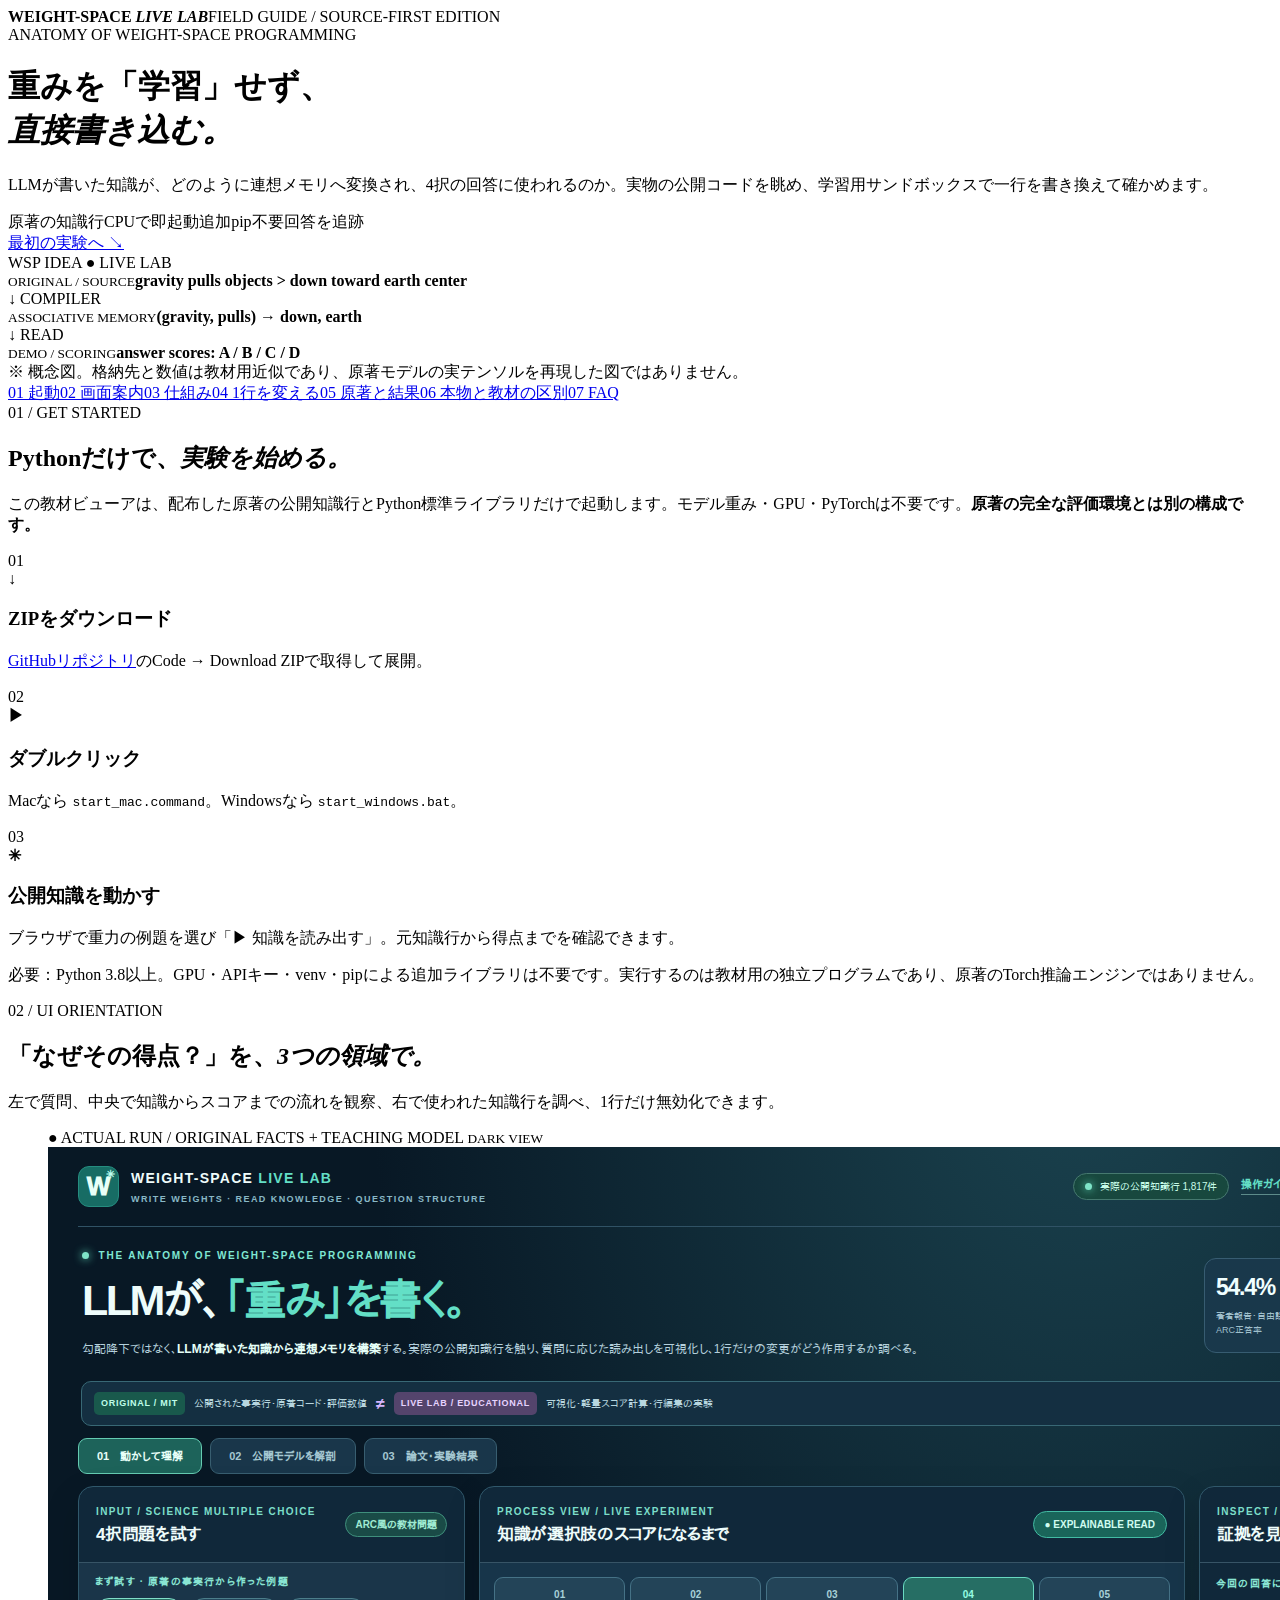
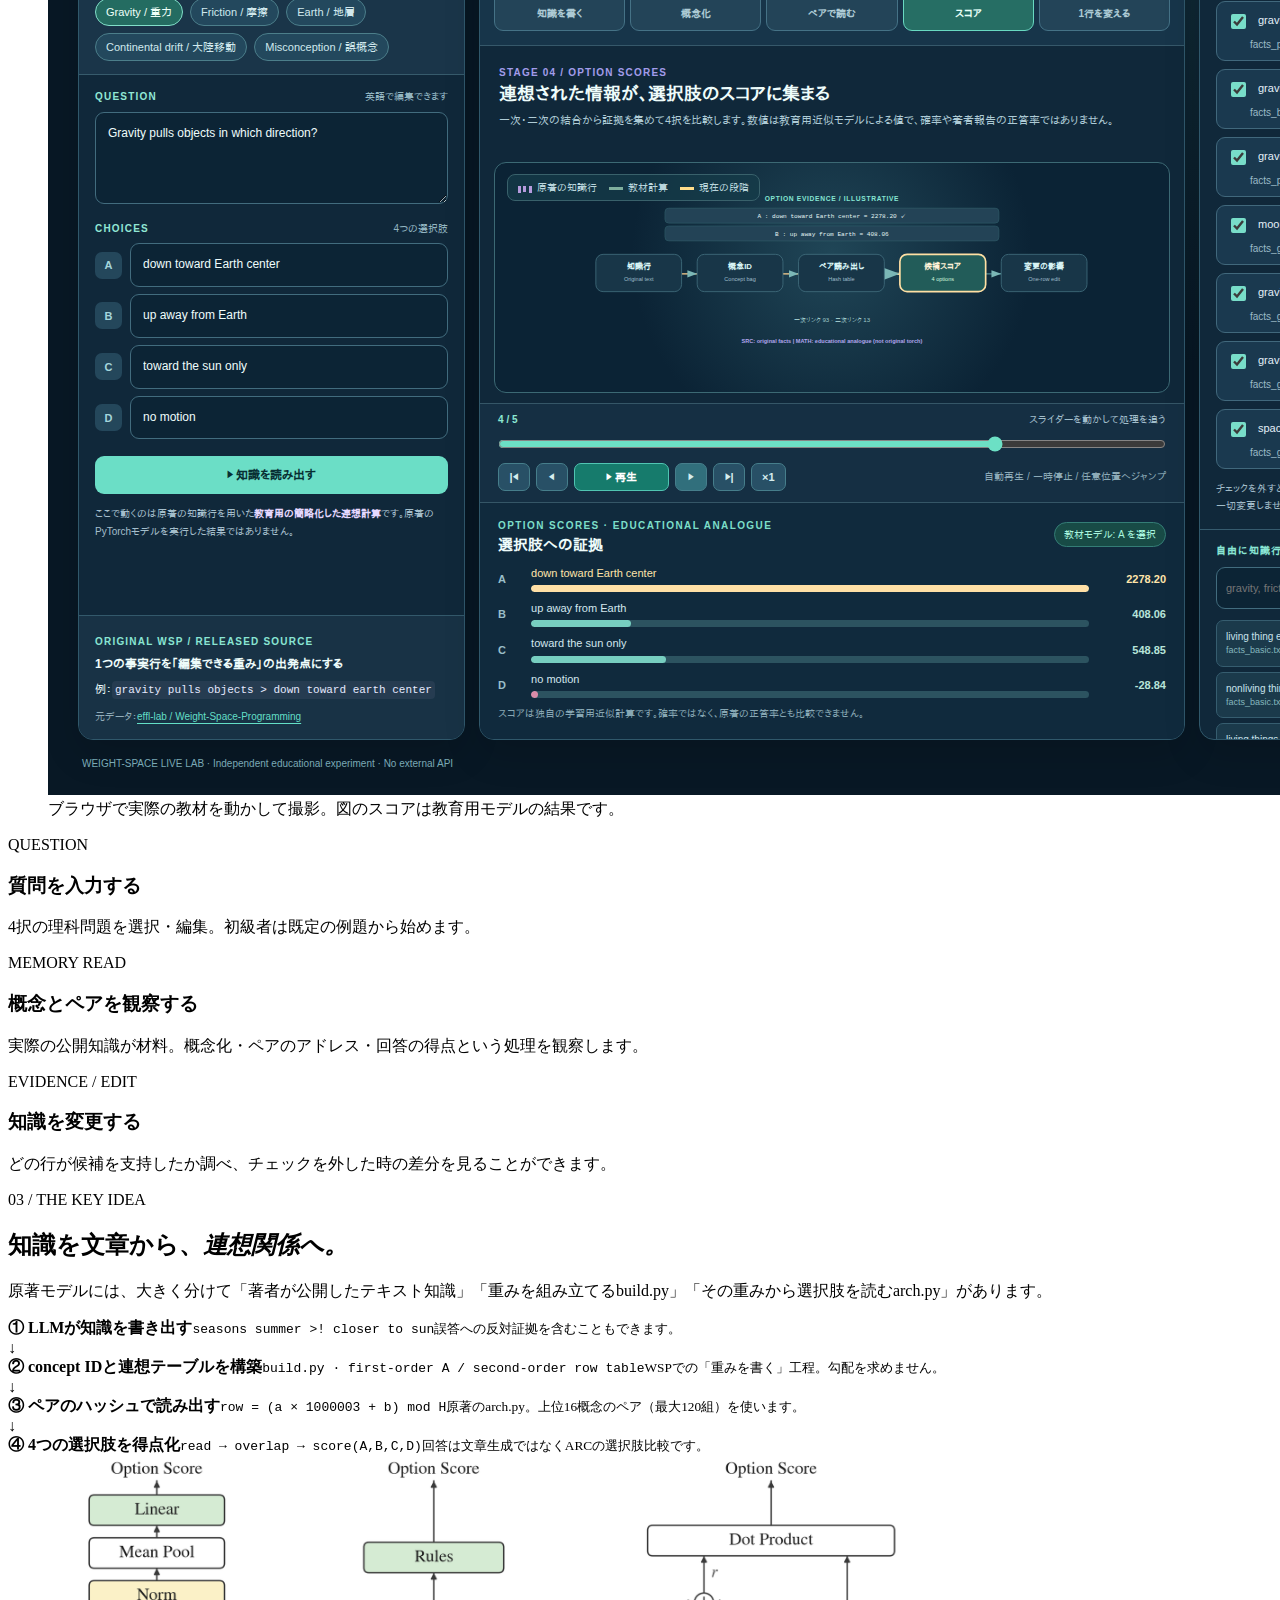
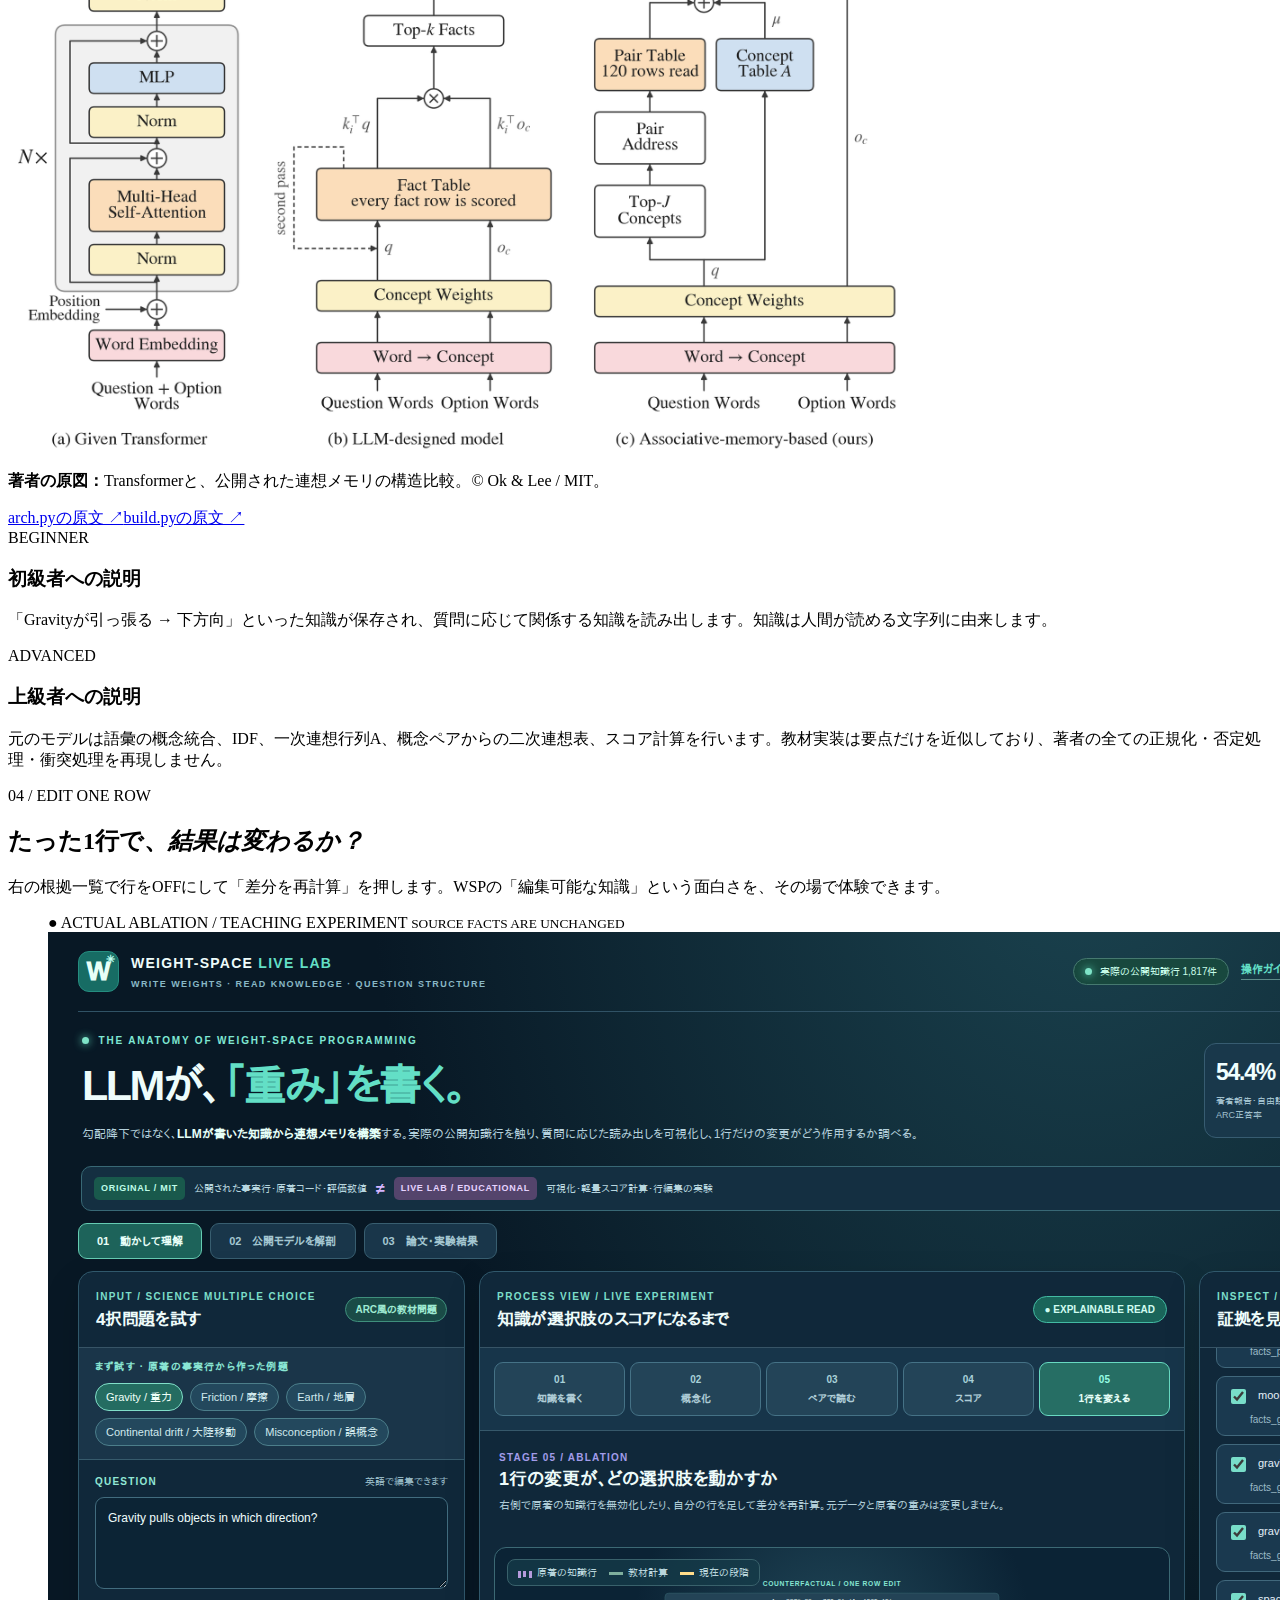
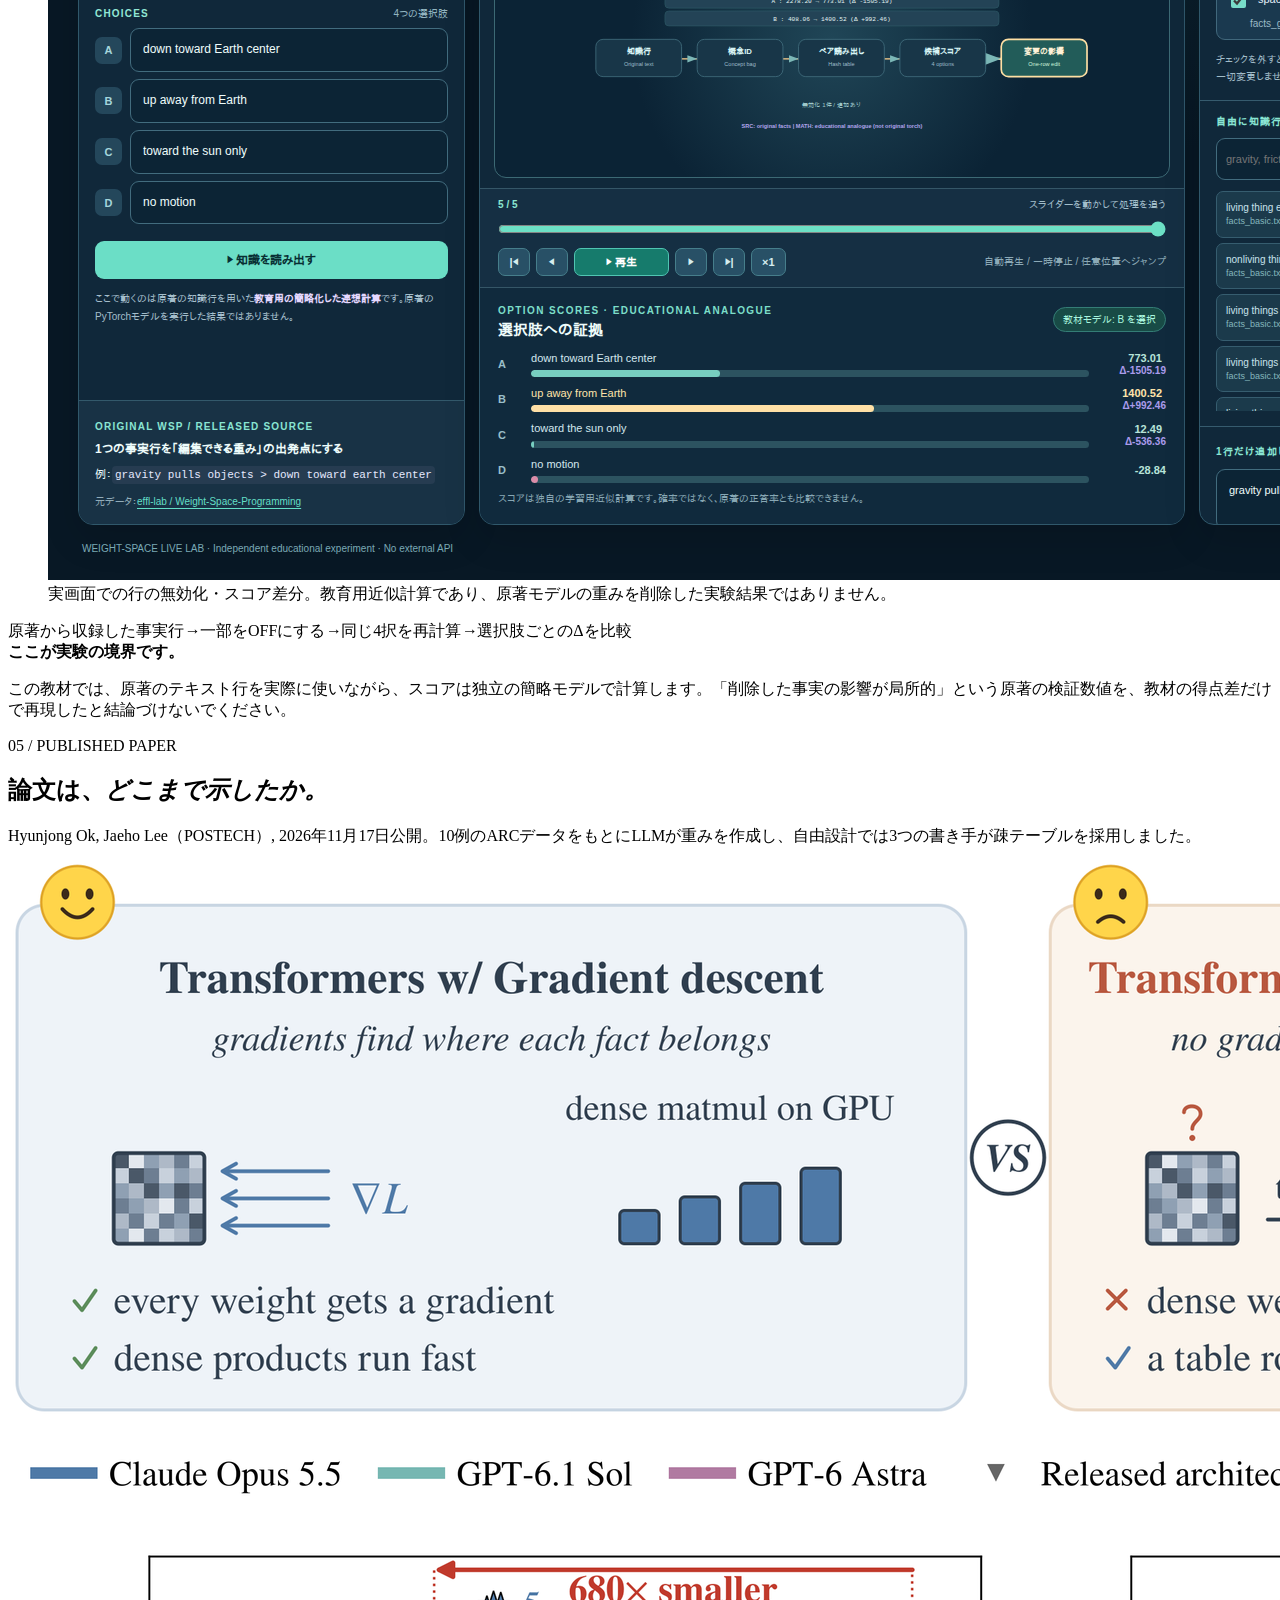
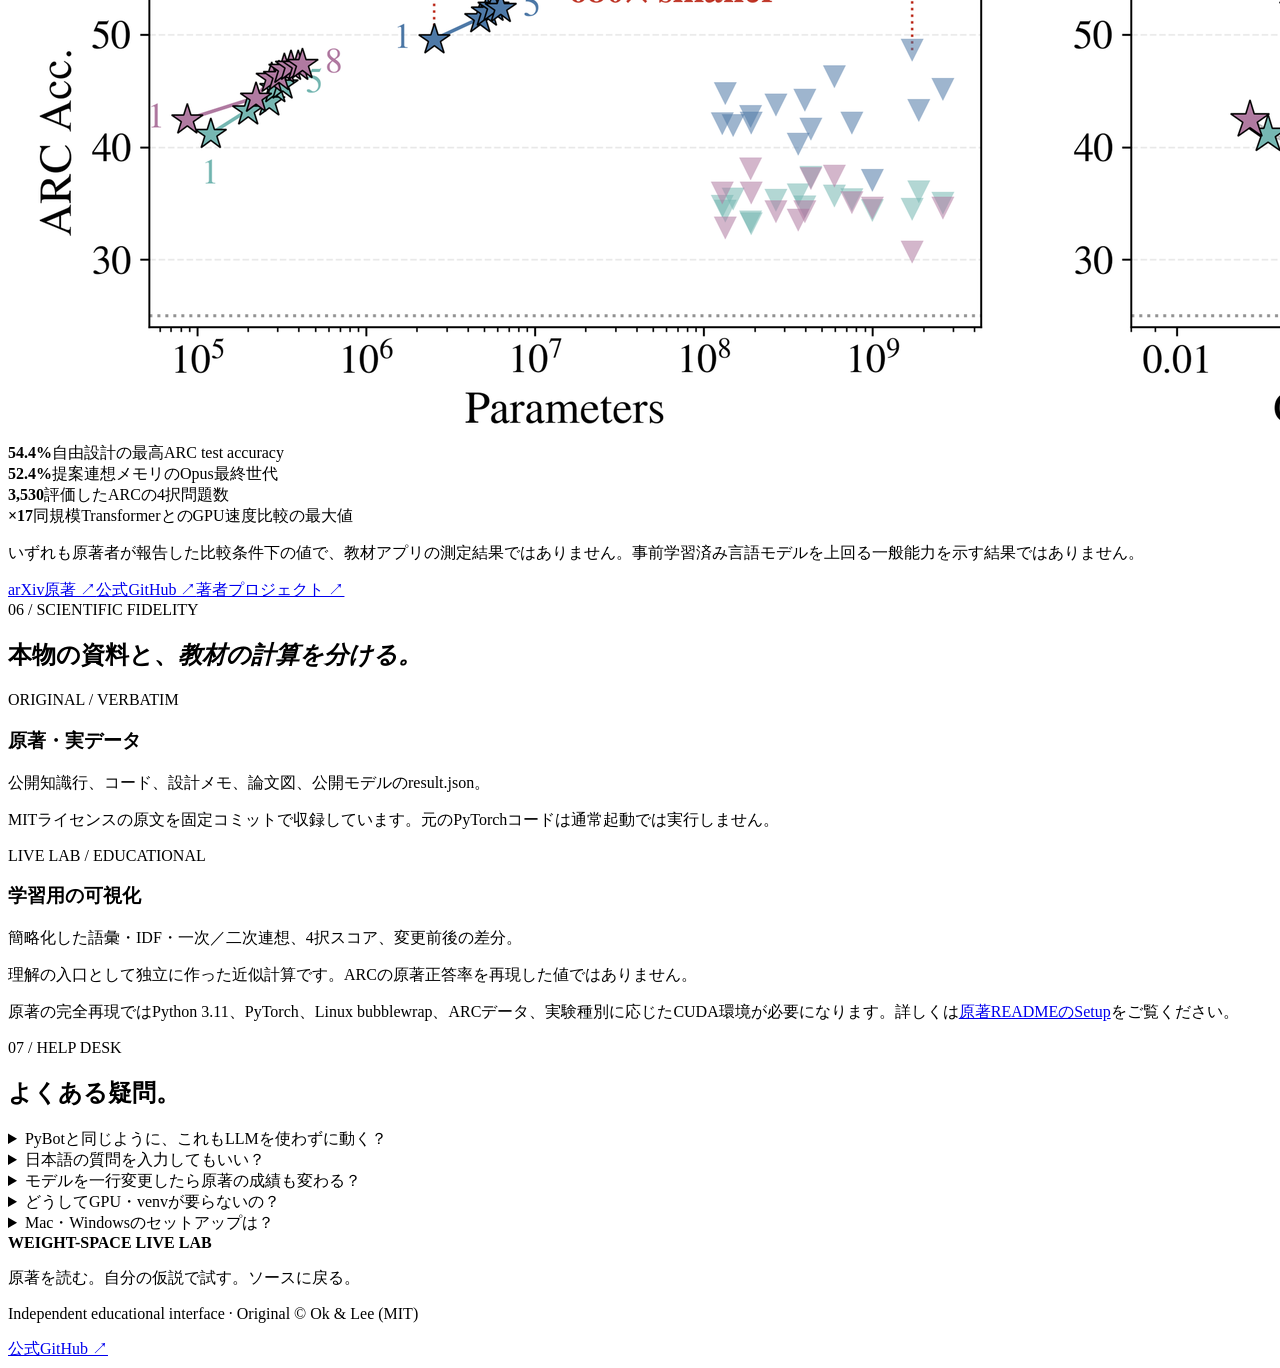
<file: docs/MANUAL.source.html>
<!doctype html>
<html lang="ja">
<head>
<meta charset="utf-8"><meta name="viewport" content="width=device-width,initial-scale=1">
<meta name="color-scheme" content="light">
<title>Weight-Space Live Lab | 図解フィールドガイド</title>
<!--EMBED_STYLES-->
</head>
<body>
<header class="mast">
 <div class="wrap">
  <div class="mast-top"><strong>WEIGHT-SPACE <em>LIVE LAB</em></strong><span>FIELD GUIDE / SOURCE-FIRST EDITION</span></div>
  <div class="hero-grid">
   <div><span class="eyebrow"><i></i> ANATOMY OF WEIGHT-SPACE PROGRAMMING</span>
    <h1>重みを「学習」せず、<br><em>直接書き込む。</em></h1>
    <p>LLMが書いた知識が、どのように連想メモリへ変換され、4択の回答に使われるのか。実物の公開コードを眺め、学習用サンドボックスで一行を書き換えて確かめます。</p>
    <div class="pills"><span>原著の知識行</span><span>CPUで即起動</span><span>追加pip不要</span><span>回答を追跡</span></div>
    <a class="primary" href="#setup">最初の実験へ <span>↘</span></a>
   </div>
   <div class="hero-schematic">
     <div class="schematic-head">WSP IDEA <span>● LIVE LAB</span></div>
     <div class="schematic-body">
       <div class="s-node"><small>ORIGINAL / SOURCE</small><strong>gravity pulls objects &gt; down toward earth center</strong></div>
       <div class="s-arrow">↓ <span>COMPILER</span></div>
       <div class="s-node next"><small>ASSOCIATIVE MEMORY</small><strong>(gravity, pulls) → down, earth</strong></div>
       <div class="s-arrow">↓ <span>READ</span></div>
       <div class="s-node final"><small>DEMO / SCORING</small><strong>answer scores: A / B / C / D</strong></div>
     </div>
     <div class="schematic-note">※ 概念図。格納先と数値は教材用近似であり、原著モデルの実テンソルを再現した図ではありません。</div>
   </div>
  </div>
 </div>
</header>
<nav class="contents"><div class="wrap">
 <a href="#setup">01 起動</a><a href="#overview">02 画面案内</a><a href="#mechanism">03 仕組み</a><a href="#experiment">04 1行を変える</a><a href="#paper">05 原著と結果</a><a href="#truth">06 本物と教材の区別</a><a href="#faq">07 FAQ</a>
</div></nav>
<main class="wrap">
<section id="setup" class="chapter">
 <span class="section-key">01 / GET STARTED</span><h2>Pythonだけで、<em>実験を始める。</em></h2>
 <p class="lead">この教材ビューアは、配布した原著の公開知識行とPython標準ライブラリだけで起動します。モデル重み・GPU・PyTorchは不要です。<strong>原著の完全な評価環境とは別の構成です。</strong></p>
 <div class="steps">
   <div><span>01</span><div class="step-graphic"><b>↓</b></div><h3>ZIPをダウンロード</h3><p><a href="https://github.com/hirasunaryou/Demo-WeightSpaceProgrammingDoesn-tNeedTransformers">GitHubリポジトリ</a>のCode → Download ZIPで取得して展開。</p></div>
   <div><span>02</span><div class="step-graphic"><b>▶</b></div><h3>ダブルクリック</h3><p>Macなら <code>start_mac.command</code>。Windowsなら <code>start_windows.bat</code>。</p></div>
   <div><span>03</span><div class="step-graphic"><b>✳</b></div><h3>公開知識を動かす</h3><p>ブラウザで重力の例題を選び「▶ 知識を読み出す」。元知識行から得点までを確認できます。</p></div>
 </div>
 <p class="hint">必要：Python 3.8以上。GPU・APIキー・venv・pipによる追加ライブラリは不要です。実行するのは教材用の独立プログラムであり、原著のTorch推論エンジンではありません。</p>
</section>
<section id="overview" class="chapter">
 <span class="section-key">02 / UI ORIENTATION</span><h2>「なぜその得点？」を、<em>3つの領域で。</em></h2>
 <p class="lead">左で質問、中央で知識からスコアまでの流れを観察、右で使われた知識行を調べ、1行だけ無効化できます。</p>
 <figure class="screenshot"><div class="screenshot-head">● ACTUAL RUN / ORIGINAL FACTS + TEACHING MODEL <small>DARK VIEW</small></div><img src="images/overview.png" alt="実アプリのダークモード画面：4択質問・知識の流れ・根拠行一覧" width="1600"><figcaption>ブラウザで実際の教材を動かして撮影。図のスコアは教育用モデルの結果です。</figcaption></figure>
 <div class="columns3">
   <article><span>QUESTION</span><h3>質問を入力する</h3><p>4択の理科問題を選択・編集。初級者は既定の例題から始めます。</p></article>
   <article><span>MEMORY READ</span><h3>概念とペアを観察する</h3><p>実際の公開知識が材料。概念化・ペアのアドレス・回答の得点という処理を観察します。</p></article>
   <article><span>EVIDENCE / EDIT</span><h3>知識を変更する</h3><p>どの行が候補を支持したか調べ、チェックを外した時の差分を見ることができます。</p></article>
 </div>
</section>
<section id="mechanism" class="chapter">
 <span class="section-key">03 / THE KEY IDEA</span><h2>知識を文章から、<em>連想関係へ。</em></h2>
 <p class="lead">原著モデルには、大きく分けて「著者が公開したテキスト知識」「重みを組み立てるbuild.py」「その重みから選択肢を読むarch.py」があります。</p>
 <div class="mechanism-grid">
  <div class="mechanism-flow">
   <div><b>① LLMが知識を書き出す</b><code>seasons summer &gt;! closer to sun</code><small>誤答への反対証拠を含むこともできます。</small></div>
   <div class="flow-down">↓</div>
   <div><b>② concept IDと連想テーブルを構築</b><code>build.py · first-order A / second-order row table</code><small>WSPでの「重みを書く」工程。勾配を求めません。</small></div>
   <div class="flow-down">↓</div>
   <div><b>③ ペアのハッシュで読み出す</b><code>row = (a × 1000003 + b) mod H</code><small>原著のarch.py。上位16概念のペア（最大120組）を使います。</small></div>
   <div class="flow-down">↓</div>
   <div><b>④ 4つの選択肢を得点化</b><code>read → overlap → score(A,B,C,D)</code><small>回答は文章生成ではなくARCの選択肢比較です。</small></div>
  </div>
  <div class="mechanism-aside">
   <img src="../assets/original_architecture.png" alt="原著のTransformer・LLM設計モデル・連想メモリモデルの比較図" width="900">
   <p><strong>著者の原図：</strong>Transformerと、公開された連想メモリの構造比較。© Ok &amp; Lee / MIT。</p>
   <div class="source-links"><a href="https://github.com/effl-lab/Weight-Space-Programming/blob/c3324efa7e8aeec9ff7b7303094799b67a20793b/models/opus/mem_assoc2_g5-arc_blind_K0_r0/arch.py" target="_blank" rel="noopener">arch.pyの原文 ↗</a><a href="https://github.com/effl-lab/Weight-Space-Programming/blob/c3324efa7e8aeec9ff7b7303094799b67a20793b/models/opus/mem_assoc2_g5-arc_blind_K0_r0/build.py" target="_blank" rel="noopener">build.pyの原文 ↗</a></div>
  </div>
 </div>
 <div class="level-grid">
  <article><span>BEGINNER</span><h3>初級者への説明</h3><p>「Gravityが引っ張る → 下方向」といった知識が保存され、質問に応じて関係する知識を読み出します。知識は人間が読める文字列に由来します。</p></article>
  <article><span>ADVANCED</span><h3>上級者への説明</h3><p>元のモデルは語彙の概念統合、IDF、一次連想行列A、概念ペアからの二次連想表、スコア計算を行います。教材実装は要点だけを近似しており、著者の全ての正規化・否定処理・衝突処理を再現しません。</p></article>
 </div>
</section>
<section id="experiment" class="chapter">
 <span class="section-key">04 / EDIT ONE ROW</span><h2>たった1行で、<em>結果は変わるか？</em></h2>
 <p class="lead">右の根拠一覧で行をOFFにして「差分を再計算」を押します。WSPの「編集可能な知識」という面白さを、その場で体験できます。</p>
 <figure class="screenshot"><div class="screenshot-head">● ACTUAL ABLATION / TEACHING EXPERIMENT <small>SOURCE FACTS ARE UNCHANGED</small></div><img src="images/ablation.png" alt="実アプリで1つの知識行を無効化した前後の選択肢スコアを比較する画面" width="1600"><figcaption>実画面での行の無効化・スコア差分。教育用近似計算であり、原著モデルの重みを削除した実験結果ではありません。</figcaption></figure>
 <div class="sequence"><span>原著から収録した事実行</span><i>→</i><span>一部をOFFにする</span><i>→</i><span>同じ4択を再計算</span><i>→</i><span>選択肢ごとのΔを比較</span></div>
 <div class="warning"><strong>ここが実験の境界です。</strong><p>この教材では、原著のテキスト行を実際に使いながら、スコアは独立の簡略モデルで計算します。「削除した事実の影響が局所的」という原著の検証数値を、教材の得点差だけで再現したと結論づけないでください。</p></div>
</section>
<section id="paper" class="chapter">
 <span class="section-key">05 / PUBLISHED PAPER</span><h2>論文は、<em>どこまで示したか。</em></h2>
 <p class="lead">Hyunjong Ok, Jaeho Lee（POSTECH）, 2026年11月17日公開。10例のARCデータをもとにLLMが重みを作成し、自由設計では3つの書き手が疎テーブルを採用しました。</p>
 <img class="wide-figure" src="../assets/original_teaser.png" alt="著者原図：勾配更新とLLMによるweight-space programmingの比較、パラメータ規模と推論速度">
 <div class="paper-metrics"><div><strong>54.4%</strong><span>自由設計の最高ARC test accuracy</span></div><div><strong>52.4%</strong><span>提案連想メモリのOpus最終世代</span></div><div><strong>3,530</strong><span>評価したARCの4択問題数</span></div><div><strong>×17</strong><span>同規模TransformerとのGPU速度比較の最大値</span></div></div>
 <p class="smallprint">いずれも原著者が報告した比較条件下の値で、教材アプリの測定結果ではありません。事前学習済み言語モデルを上回る一般能力を示す結果ではありません。</p>
 <div class="paper-links"><a href="https://arxiv.org/abs/2611.22055" target="_blank" rel="noopener">arXiv原著 ↗</a><a href="https://github.com/effl-lab/Weight-Space-Programming" target="_blank" rel="noopener">公式GitHub ↗</a><a href="https://wsp-no-transformer.github.io" target="_blank" rel="noopener">著者プロジェクト ↗</a></div>
</section>
<section id="truth" class="chapter">
 <span class="section-key">06 / SCIENTIFIC FIDELITY</span><h2>本物の資料と、<em>教材の計算を分ける。</em></h2>
 <div class="compare">
 <div><span class="original-label">ORIGINAL / VERBATIM</span><h3>原著・実データ</h3><p>公開知識行、コード、設計メモ、論文図、公開モデルのresult.json。</p><p>MITライセンスの原文を固定コミットで収録しています。元のPyTorchコードは通常起動では実行しません。</p></div>
 <div><span class="demo-label">LIVE LAB / EDUCATIONAL</span><h3>学習用の可視化</h3><p>簡略化した語彙・IDF・一次／二次連想、4択スコア、変更前後の差分。</p><p>理解の入口として独立に作った近似計算です。ARCの原著正答率を再現した値ではありません。</p></div>
 </div>
 <p class="footnote">原著の完全再現ではPython 3.11、PyTorch、Linux bubblewrap、ARCデータ、実験種別に応じたCUDA環境が必要になります。詳しくは<a href="https://github.com/effl-lab/Weight-Space-Programming#setup" target="_blank" rel="noopener">原著READMEのSetup</a>をご覧ください。</p>
</section>
<section id="faq" class="chapter">
 <span class="section-key">07 / HELP DESK</span><h2>よくある疑問。</h2>
 <details><summary>PyBotと同じように、これもLLMを使わずに動く？</summary><p>学習用サンドボックスはPython標準ライブラリだけで動きます。しかし原著のWSPは、モデルを作る工程でLLMが知識や重みを書きます。完成後のモデルの読み出しは別の計算です。</p></details>
 <details><summary>日本語の質問を入力してもいい？</summary><p>原著の公開モデルはARC英語4択問題を中心に設計されました。教材の簡略化した語彙も英語が基本です。日本語の説明はUI側で提供しますが、正しい英訳を自動保証するものではありません。</p></details>
 <details><summary>モデルを一行変更したら原著の成績も変わる？</summary><p>いいえ。このアプリで変更するのは教育用のメモリだけです。原著モデルの実テンソルやARCベンチマークは変更・再評価していません。</p></details>
 <details><summary>どうしてGPU・venvが要らないの？</summary><p>通常起動では原著の大規模PyTorchモデルを実行せず、原著の一部テキスト知識を学習用の簡略化した数値処理で読み取ります。フロントエンドは素のHTML・CSS・JavaScriptです。</p></details>
 <details><summary>Mac・Windowsのセットアップは？</summary><p>ZIPを展開し、Macなら <code>start_mac.command</code>、Windowsなら <code>start_windows.bat</code>。Python 3.8以上があれば通常モードは動きます。</p></details>
</section>
</main>
<footer><div class="wrap"><div><strong>WEIGHT-SPACE LIVE LAB</strong><p>原著を読む。自分の仮説で試す。ソースに戻る。</p></div><div><p>Independent educational interface · Original © Ok &amp; Lee (MIT)</p><a href="https://github.com/effl-lab/Weight-Space-Programming" target="_blank" rel="noopener">公式GitHub ↗</a></div></div></footer>
</body></html>
</file>
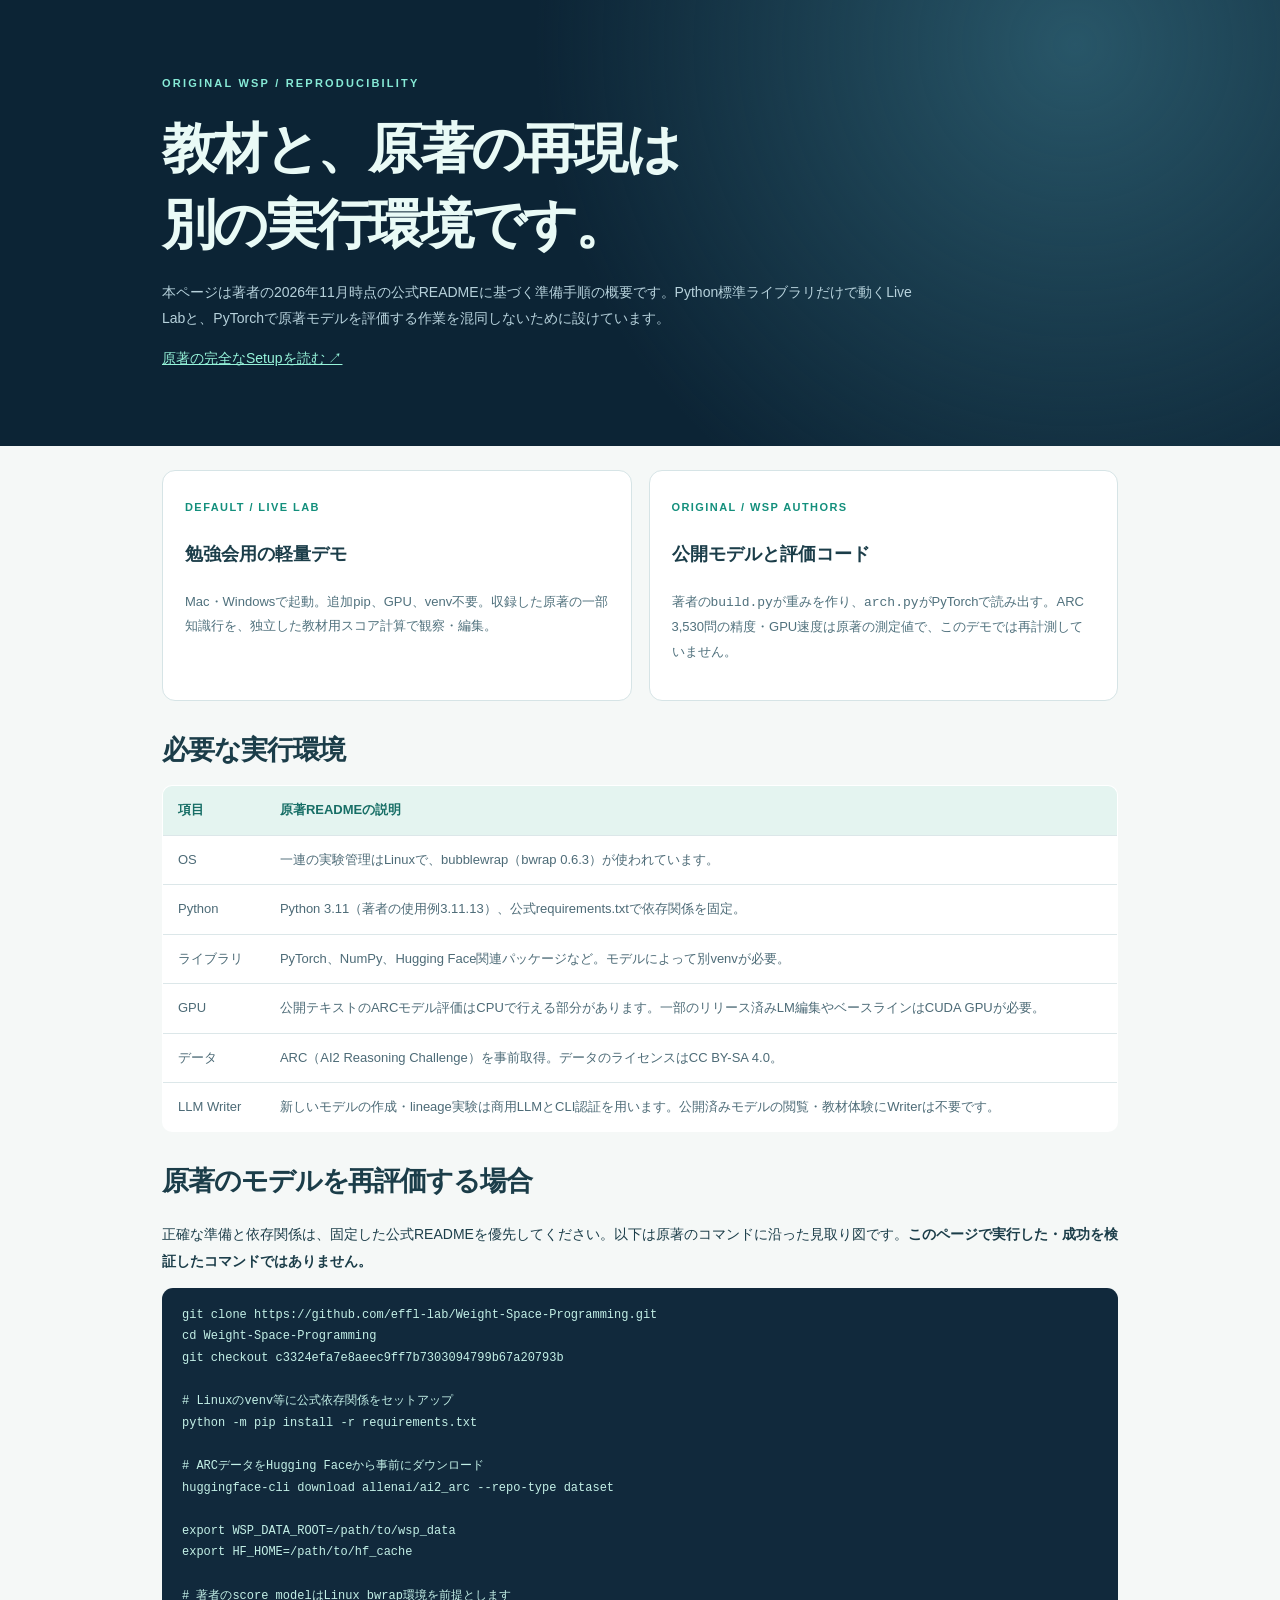
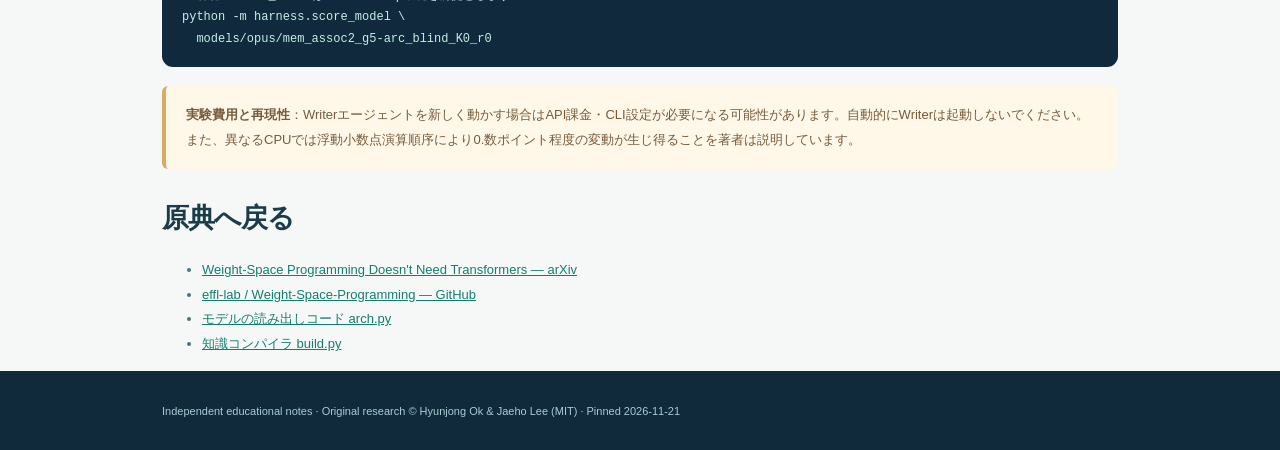
<file: docs/REPRODUCE_ORIGINAL.html>
<!doctype html><html lang="ja"><head><meta charset="utf-8"><meta name="viewport" content="width=device-width,initial-scale=1">
<title>WSP原著の再現環境｜Weight-Space Live Lab</title>
<style>
*{box-sizing:border-box}body{margin:0;background:#f5f8f7;color:#1b3d49;font-family:-apple-system,BlinkMacSystemFont,"Hiragino Kaku Gothic ProN","Yu Gothic","Meiryo",sans-serif;line-height:1.88;font-size:14px}
.wrap{max-width:1020px;padding:0 32px;margin:0 auto}
header{background:radial-gradient(circle at 84% 10%,#285668,transparent 47%),#0c2435;color:#e9faf6;padding:69px 0 75px}
.eyebrow{font-size:11px;letter-spacing:.2em;color:#87ebd7;font-weight:900}h1{font-size:clamp(35px,5vw,54px);letter-spacing:-.05em;line-height:1.4;margin:16px 0}header p{max-width:760px;color:#b7d2dc}
header a{color:#96f4da}
main{padding:55px 0}h2{font-size:27px;letter-spacing:-.04em;margin:24px 0 10px}h3{font-size:18px}
.cards{display:grid;grid-template-columns:1fr 1fr;gap:17px;margin:24px 0}.cards article{background:white;border:1px solid #d6e4e6;border-radius:13px;padding:22px}.cards span{font-size:11px;color:#138f7c;font-weight:900;letter-spacing:.13em}.cards p,li{color:#50717d;font-size:13px;line-height:1.9}
a{color:#137e70}.warn{border-left:4px solid #d8ab68;background:#fff7e8;border-radius:6px;padding:17px 20px;color:#775b3a;font-size:13px;margin:19px 0}
pre{background:#11293c;color:#c3f0e7;border-radius:11px;padding:17px 20px;overflow-x:auto;font-size:12px;line-height:1.8}
code{font-family:ui-monospace,Menlo,Consolas,monospace}
table{width:100%;border-collapse:collapse;background:white;border:1px solid #d9e5e7;border-radius:10px;overflow:hidden;font-size:13px}
th,td{padding:12px 15px;border-bottom:1px solid #dce7e9;text-align:left;vertical-align:top}th{background:#e4f4f0;color:#176e66}td{color:#4d6b77}
footer{background:#10293b;color:#a9ccd5;padding:30px 0;font-size:11px}
@media(max-width:700px){.wrap{padding:0 17px}.cards{grid-template-columns:1fr}header{padding:44px 0}}
</style></head><body><header><div class="wrap"><span class="eyebrow">ORIGINAL WSP / REPRODUCIBILITY</span>
<h1>教材と、原著の再現は<br>別の実行環境です。</h1>
<p>本ページは著者の2026年11月時点の公式READMEに基づく準備手順の概要です。Python標準ライブラリだけで動くLive Labと、PyTorchで原著モデルを評価する作業を混同しないために設けています。</p>
<a href="https://github.com/effl-lab/Weight-Space-Programming#setup" target="_blank" rel="noopener">原著の完全なSetupを読む ↗</a></div></header>
<main class="wrap">
<div class="cards">
<article><span>DEFAULT / LIVE LAB</span><h3>勉強会用の軽量デモ</h3><p>Mac・Windowsで起動。追加pip、GPU、venv不要。収録した原著の一部知識行を、独立した教材用スコア計算で観察・編集。</p></article>
<article><span>ORIGINAL / WSP AUTHORS</span><h3>公開モデルと評価コード</h3><p>著者の<code>build.py</code>が重みを作り、<code>arch.py</code>がPyTorchで読み出す。ARC 3,530問の精度・GPU速度は原著の測定値で、このデモでは再計測していません。</p></article>
</div>
<section><h2>必要な実行環境</h2><table>
<tr><th>項目</th><th>原著READMEの説明</th></tr>
<tr><td>OS</td><td>一連の実験管理はLinuxで、bubblewrap（bwrap 0.6.3）が使われています。</td></tr>
<tr><td>Python</td><td>Python 3.11（著者の使用例3.11.13）、公式requirements.txtで依存関係を固定。</td></tr>
<tr><td>ライブラリ</td><td>PyTorch、NumPy、Hugging Face関連パッケージなど。モデルによって別venvが必要。</td></tr>
<tr><td>GPU</td><td>公開テキストのARCモデル評価はCPUで行える部分があります。一部のリリース済みLM編集やベースラインはCUDA GPUが必要。</td></tr>
<tr><td>データ</td><td>ARC（AI2 Reasoning Challenge）を事前取得。データのライセンスはCC BY-SA 4.0。</td></tr>
<tr><td>LLM Writer</td><td>新しいモデルの作成・lineage実験は商用LLMとCLI認証を用います。公開済みモデルの閲覧・教材体験にWriterは不要です。</td></tr>
</table></section>
<section><h2>原著のモデルを再評価する場合</h2><p>正確な準備と依存関係は、固定した公式READMEを優先してください。以下は原著のコマンドに沿った見取り図です。<strong>このページで実行した・成功を検証したコマンドではありません。</strong></p>
<pre>git clone https://github.com/effl-lab/Weight-Space-Programming.git
cd Weight-Space-Programming
git checkout c3324efa7e8aeec9ff7b7303094799b67a20793b

# Linuxのvenv等に公式依存関係をセットアップ
python -m pip install -r requirements.txt

# ARCデータをHugging Faceから事前にダウンロード
huggingface-cli download allenai/ai2_arc --repo-type dataset

export WSP_DATA_ROOT=/path/to/wsp_data
export HF_HOME=/path/to/hf_cache

# 著者のscore_modelはLinux bwrap環境を前提とします
python -m harness.score_model \
  models/opus/mem_assoc2_g5-arc_blind_K0_r0</pre>
<div class="warn"><strong>実験費用と再現性</strong>：Writerエージェントを新しく動かす場合はAPI課金・CLI設定が必要になる可能性があります。自動的にWriterは起動しないでください。また、異なるCPUでは浮動小数点演算順序により0.数ポイント程度の変動が生じ得ることを著者は説明しています。</div></section>
<section><h2>原典へ戻る</h2><ul>
<li><a href="https://arxiv.org/abs/2611.22055">Weight-Space Programming Doesn't Need Transformers — arXiv</a></li>
<li><a href="https://github.com/effl-lab/Weight-Space-Programming">effl-lab / Weight-Space-Programming — GitHub</a></li>
<li><a href="https://github.com/effl-lab/Weight-Space-Programming/blob/c3324efa7e8aeec9ff7b7303094799b67a20793b/models/opus/mem_assoc2_g5-arc_blind_K0_r0/arch.py">モデルの読み出しコード arch.py</a></li>
<li><a href="https://github.com/effl-lab/Weight-Space-Programming/blob/c3324efa7e8aeec9ff7b7303094799b67a20793b/models/opus/mem_assoc2_g5-arc_blind_K0_r0/build.py">知識コンパイラ build.py</a></li>
</ul></section>
</main><footer><div class="wrap">Independent educational notes · Original research © Hyunjong Ok &amp; Jaeho Lee (MIT) · Pinned 2026-11-21</div></footer></body></html>
</file>
